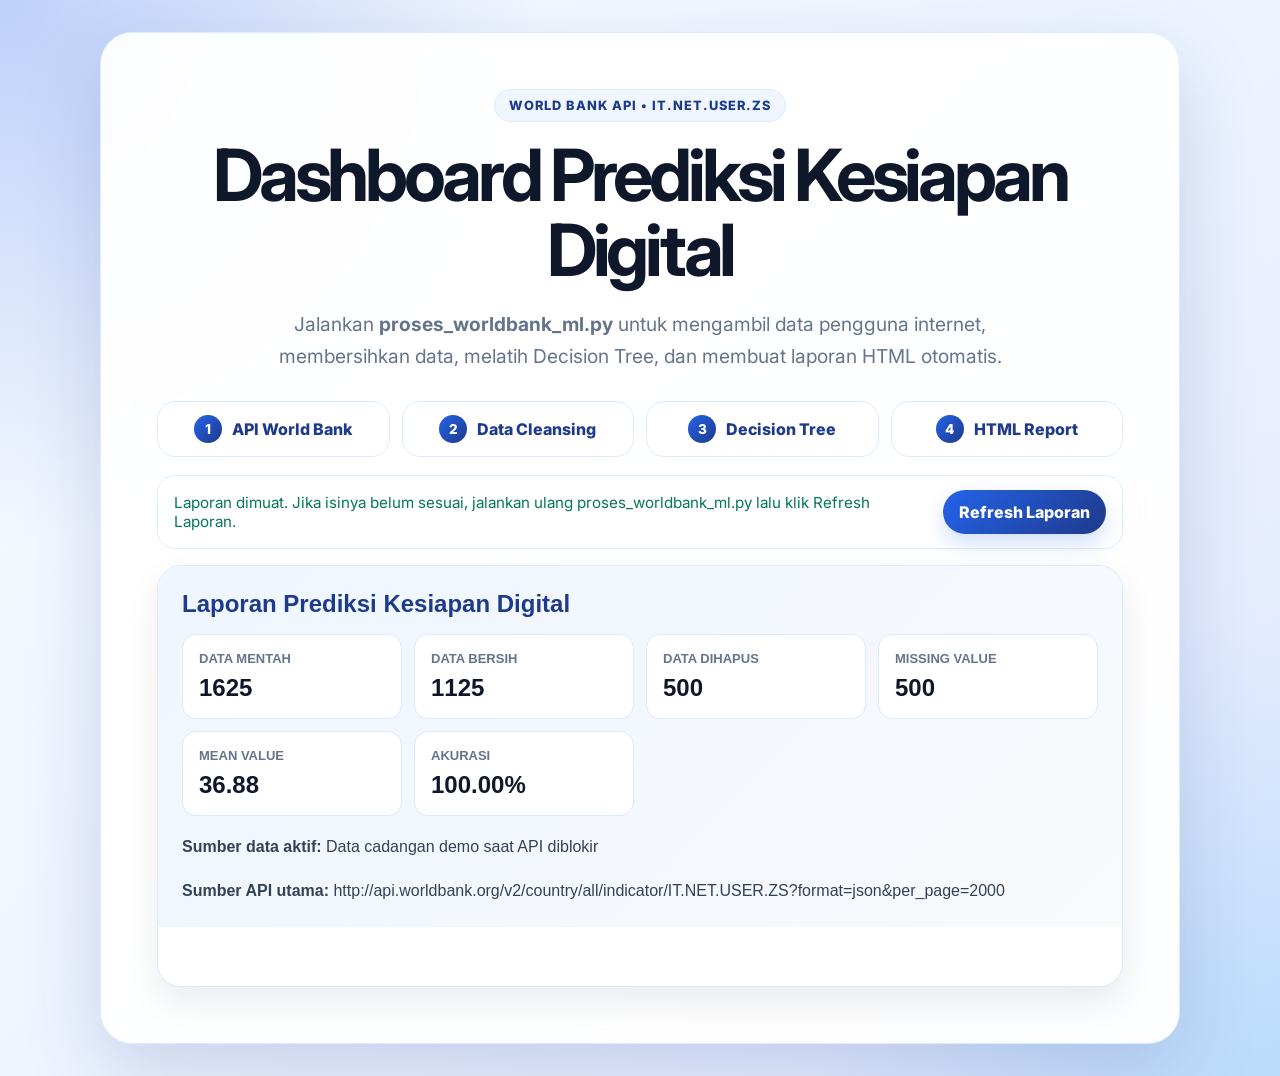
<file: index.html>
<!doctype html>
<html lang="id">
<head>
  <meta charset="UTF-8">
  <meta name="viewport" content="width=device-width, initial-scale=1.0">
  <title>Dashboard Prediksi Kesiapan Digital</title>
  <link rel="preconnect" href="https://fonts.googleapis.com">
  <link rel="preconnect" href="https://fonts.gstatic.com" crossorigin>
  <link href="https://fonts.googleapis.com/css2?family=Inter:wght@400;600;700;800&display=swap" rel="stylesheet">
  <link rel="stylesheet" href="styles.css">
</head>
<body>
  <main class="page-shell">
    <section class="dashboard-card" aria-labelledby="dashboard-title">
      <div class="badge">World Bank API • IT.NET.USER.ZS</div>
      <h1 id="dashboard-title">Dashboard Prediksi Kesiapan Digital</h1>
      <p class="subtitle">
        Jalankan <strong>proses_worldbank_ml.py</strong> untuk mengambil data pengguna internet,
        membersihkan data, melatih Decision Tree, dan membuat laporan HTML otomatis.
      </p>

      <div class="steps" aria-label="Alur proses data">
        <div class="step"><span>1</span>API World Bank</div>
        <div class="step"><span>2</span>Data Cleansing</div>
        <div class="step"><span>3</span>Decision Tree</div>
        <div class="step"><span>4</span>HTML Report</div>
      </div>

      <div class="report-toolbar">
        <p class="report-status" data-report-status>
          Menunggu file hasil_ml.html. Jalankan script Python jika laporan belum muncul.
        </p>
        <button class="refresh-button" type="button" data-refresh-report>Refresh Laporan</button>
      </div>

      <div class="report-frame-card">
        <iframe src="hasil_ml.html" title="Laporan hasil machine learning" data-report-frame></iframe>
      </div>
    </section>
  </main>
  <script src="script.js"></script>
</body>
</html>
</file>
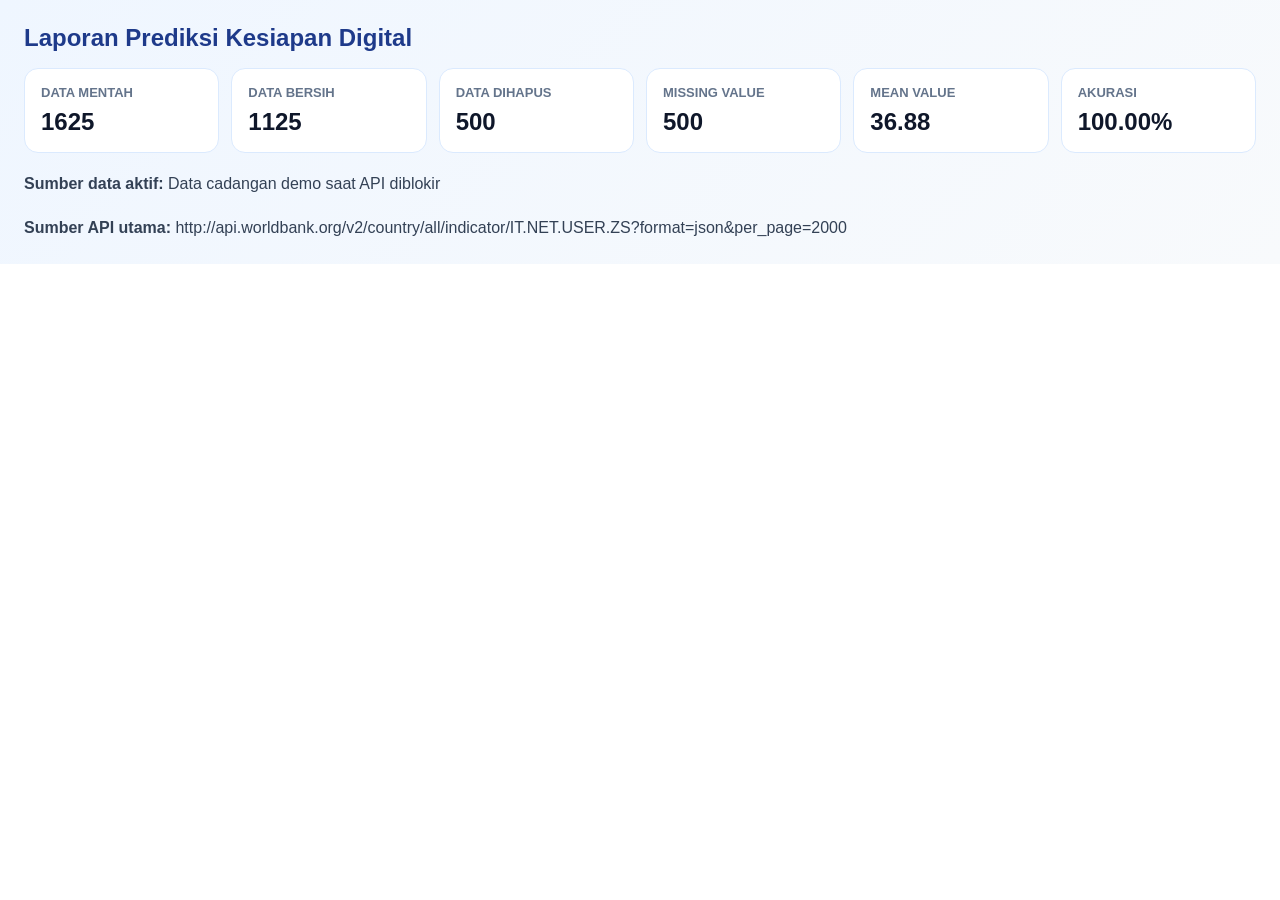
<file: hasil_ml.html>
<!doctype html>
<html lang="id">
<head>
  <meta charset="UTF-8">
  <meta name="viewport" content="width=device-width, initial-scale=1.0">
  <style>
    * { box-sizing: border-box; }
    body { margin: 0; font-family: Arial, sans-serif; color: #0f172a; background: #ffffff; }
    .report { padding: 24px; background: linear-gradient(135deg, #eff6ff, #f8fafc); }
    h2 { margin: 0 0 16px; color: #1e3a8a; }
    .grid { display: grid; grid-template-columns: repeat(auto-fit, minmax(180px, 1fr)); gap: 12px; }
    .metric { padding: 16px; border: 1px solid #dbeafe; border-radius: 14px; background: #ffffff; }
    .label { margin: 0 0 8px; color: #64748b; font-size: 13px; font-weight: 700; text-transform: uppercase; }
    .value { margin: 0; color: #0f172a; font-size: 24px; font-weight: 800; }
    .source { margin: 18px 0 0; color: #334155; line-height: 1.6; word-break: break-word; }
  </style>
</head>
<body>
  <section class="report">
    <h2>Laporan Prediksi Kesiapan Digital</h2>
    <div class="grid">
      <article class="metric"><p class="label">Data Mentah</p><p class="value">1625</p></article>
      <article class="metric"><p class="label">Data Bersih</p><p class="value">1125</p></article>
      <article class="metric"><p class="label">Data Dihapus</p><p class="value">500</p></article>
      <article class="metric"><p class="label">Missing Value</p><p class="value">500</p></article>
      <article class="metric"><p class="label">Mean Value</p><p class="value">36.88</p></article>
      <article class="metric"><p class="label">Akurasi</p><p class="value">100.00%</p></article>
    </div>
    <p class="source"><strong>Sumber data aktif:</strong> Data cadangan demo saat API diblokir</p>
    <p class="source"><strong>Sumber API utama:</strong> http://api.worldbank.org/v2/country/all/indicator/IT.NET.USER.ZS?format=json&amp;per_page=2000</p>
  </section>
</body>
</html>
</file>
<file: styles.css>
:root {
  --background: #eef4ff;
  --surface: rgba(255, 255, 255, 0.94);
  --surface-strong: #ffffff;
  --text: #0f172a;
  --muted: #64748b;
  --primary: #2563eb;
  --primary-dark: #1e3a8a;
  --border: #dbeafe;
  --success: #047857;
  --shadow: 0 28px 80px rgba(30, 58, 138, 0.18);
}

* {
  box-sizing: border-box;
}

body {
  margin: 0;
  min-height: 100vh;
  font-family: 'Inter', system-ui, -apple-system, BlinkMacSystemFont, 'Segoe UI', sans-serif;
  color: var(--text);
  background:
    radial-gradient(circle at top left, rgba(37, 99, 235, 0.28), transparent 34rem),
    radial-gradient(circle at bottom right, rgba(14, 165, 233, 0.18), transparent 30rem),
    linear-gradient(135deg, #f8fbff 0%, var(--background) 52%, #e0e7ff 100%);
}

.page-shell {
  min-height: 100vh;
  display: grid;
  place-items: center;
  padding: 32px;
}

.dashboard-card {
  width: min(100%, 1080px);
  padding: clamp(28px, 5vw, 56px);
  text-align: center;
  background: var(--surface);
  border: 1px solid var(--border);
  border-radius: 32px;
  box-shadow: var(--shadow);
  backdrop-filter: blur(18px);
}

.badge {
  display: inline-flex;
  align-items: center;
  justify-content: center;
  margin-bottom: 16px;
  padding: 8px 14px;
  border: 1px solid var(--border);
  border-radius: 999px;
  color: var(--primary-dark);
  background: #eff6ff;
  font-size: 0.8rem;
  font-weight: 800;
  letter-spacing: 0.08em;
  text-transform: uppercase;
}

h1 {
  margin: 0;
  font-size: clamp(2rem, 6vw, 4.5rem);
  line-height: 1.04;
  letter-spacing: -0.06em;
}

.subtitle {
  max-width: 760px;
  margin: 20px auto 28px;
  color: var(--muted);
  font-size: clamp(1rem, 2vw, 1.2rem);
  line-height: 1.7;
}

.steps {
  display: grid;
  grid-template-columns: repeat(4, 1fr);
  gap: 12px;
  margin: 0 0 18px;
}

.step {
  display: flex;
  align-items: center;
  justify-content: center;
  gap: 10px;
  min-height: 56px;
  padding: 12px;
  border: 1px solid var(--border);
  border-radius: 18px;
  background: var(--surface-strong);
  color: var(--primary-dark);
  font-weight: 800;
}

.step span {
  display: inline-grid;
  width: 28px;
  height: 28px;
  place-items: center;
  border-radius: 50%;
  color: #ffffff;
  background: linear-gradient(135deg, var(--primary), var(--primary-dark));
  font-size: 0.85rem;
}

.report-toolbar {
  display: flex;
  align-items: center;
  justify-content: space-between;
  gap: 16px;
  margin: 0 0 16px;
  padding: 14px 16px;
  border: 1px solid var(--border);
  border-radius: 18px;
  background: rgba(255, 255, 255, 0.72);
}

.report-status {
  margin: 0;
  color: var(--muted);
  font-size: 0.95rem;
  text-align: left;
}

.report-status[data-status="success"] {
  color: var(--success);
}

.report-status[data-status="loading"] {
  color: var(--primary-dark);
}

.refresh-button {
  flex: 0 0 auto;
  border: 0;
  border-radius: 999px;
  padding: 0.75rem 1rem;
  color: #ffffff;
  background: linear-gradient(135deg, var(--primary), var(--primary-dark));
  font: inherit;
  font-weight: 800;
  cursor: pointer;
  box-shadow: 0 10px 20px rgba(37, 99, 235, 0.2);
  transition: transform 0.18s ease, box-shadow 0.18s ease;
}

.refresh-button:hover {
  transform: translateY(-1px);
  box-shadow: 0 14px 26px rgba(37, 99, 235, 0.24);
}

.report-frame-card {
  overflow: hidden;
  border: 1px solid var(--border);
  border-radius: 24px;
  background: var(--surface-strong);
  box-shadow: inset 0 1px 0 rgba(255, 255, 255, 0.8), 0 16px 34px rgba(15, 23, 42, 0.08);
}

iframe {
  display: block;
  width: 100%;
  min-height: 420px;
  border: 0;
}

@media (max-width: 780px) {
  .steps {
    grid-template-columns: repeat(2, 1fr);
  }
}

@media (max-width: 640px) {
  .page-shell {
    padding: 18px;
  }

  .dashboard-card {
    border-radius: 24px;
  }

  .steps,
  .report-toolbar {
    grid-template-columns: 1fr;
  }

  .steps {
    display: grid;
  }

  .report-toolbar {
    align-items: stretch;
    flex-direction: column;
  }

  .report-status {
    text-align: center;
  }

  iframe {
    min-height: 480px;
  }
}
</file>
